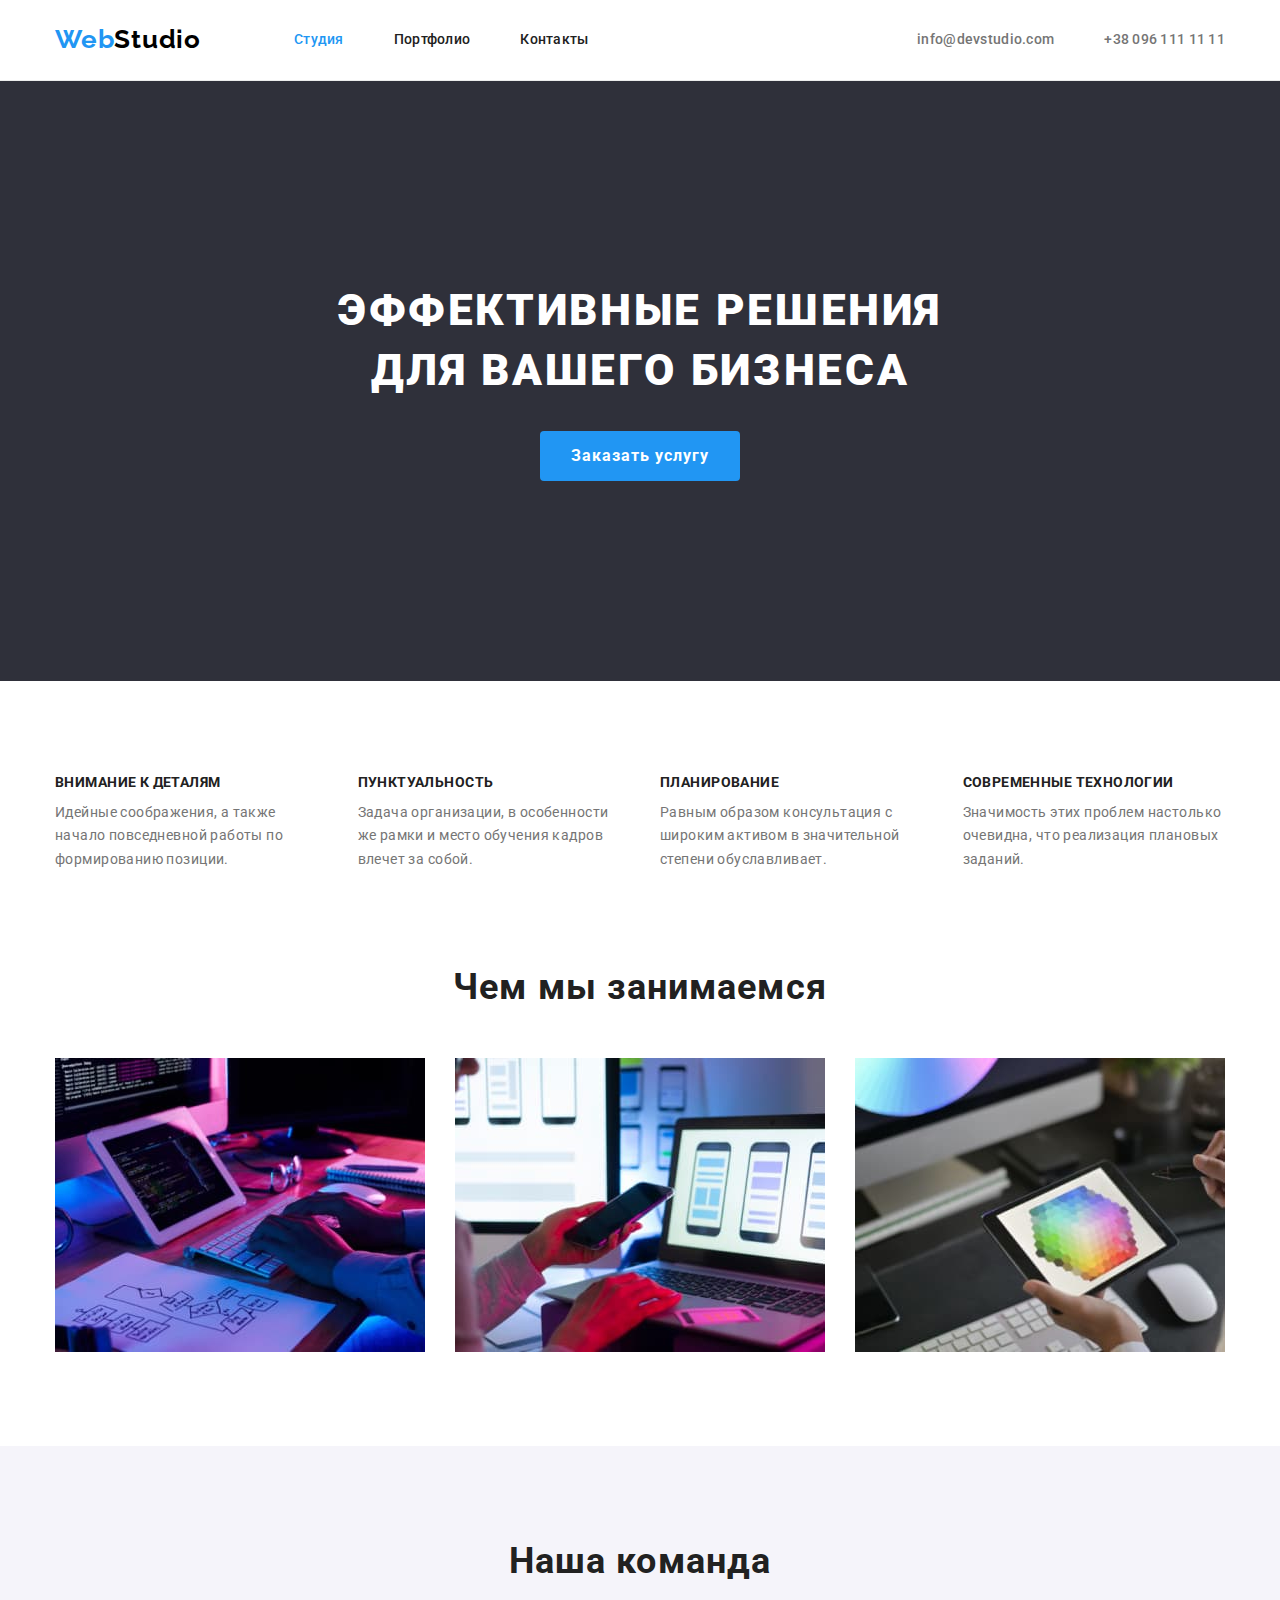
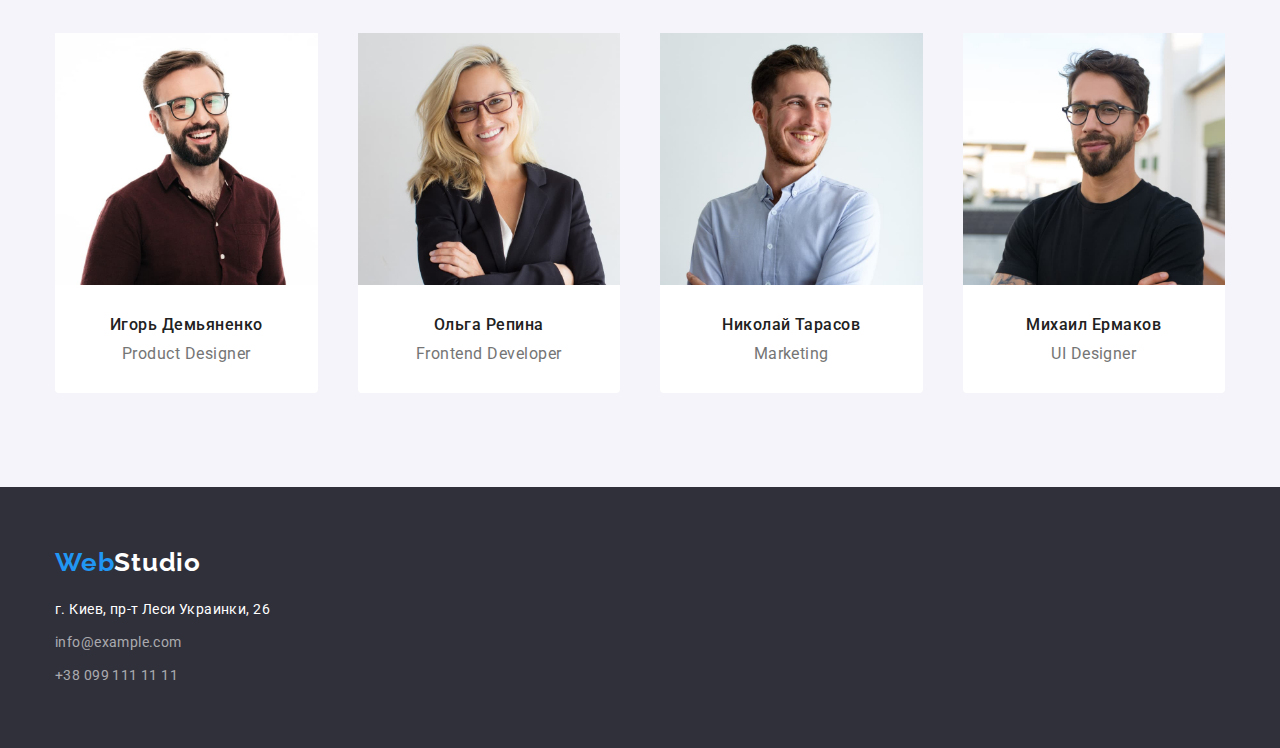
<file: index.html>
<!DOCTYPE html>
<html lang="en">
<head>
    <meta charset="UTF-8">
    <meta http-equiv="X-UA-Compatible" content="IE=edge">
    <meta name="viewport" content="width=device-width, initial-scale=1.0">
    <title>Студия</title>
    <link rel="preconnect" href="https://fonts.googleapis.com">
    <link rel="preconnect" href="https://fonts.gstatic.com" crossorigin>
    <link href="https://fonts.googleapis.com/css2?family=Raleway:wght@700&family=Roboto:wght@400;500;700;900&display=swap" rel="stylesheet">
    <link rel="stylesheet" href="https://cdnjs.cloudflare.com/ajax/libs/modern-normalize/1.1.0/modern-normalize.min.css">
    <link rel="stylesheet" href="./css/styles.css">
</head>
<body>
    <header class="header">
        <div class="container">
            <a class="header-logo" href="./index.html"><span class="accent">Web</span>Studio</a>

            <nav>
                <ul class="nav-list">
                    <li class="nav-item"><a class="nav-link current" href="./index.html">Студия</a></li>
                    <li class="nav-item"><a class="nav-link" href="./portfolio.html">Портфолио</a></li>
                    <li class="nav-item"><a class="nav-link" href="">Контакты</a></li>
                </ul>
            </nav>

            <ul class="contacts-list">
                <li class="contacts-item"><a class="contacts-link" href="mailto:info@devstudio.com">info@devstudio.com</a></li>
                <li class="contacts-item"><a class="contacts-link" href="tel:+380961111111">+38 096 111 11 11</a></li>
            </ul>
        </div>
    </header>

    <main>
        <section class="hero">
            <div class="container">
                <h1 class="hero-title">Эффективные решения <br> для вашего бизнеса</h1>
                <button class="hero-button" type="button">Заказать услугу</button>
            </div>
        </section>

        <section class="qualities section">
            <div class="container">
                <h2 hidden>Наши качества</h2>
            
                <ul class="qualities-list">
                    <li class="qualities-item">
                        <h3 class="qualities-title">Внимание к деталям</h3>
                        <p class="qualities-text">Идейные соображения, а также начало повседневной работы по формированию позиции.</p>
                    </li>
                    <li class="qualities-item">
                        <h3 class="qualities-title">Пунктуальность</h3>
                        <p class="qualities-text">Задача организации, в особенности же рамки и место обучения кадров влечет за собой.</p>
                    </li>
                    <li class="qualities-item">
                        <h3 class="qualities-title">Планирование</h3>
                        <p class="qualities-text">Равным образом консультация с широким активом в значительной степени обуславливает.</p>
                    </li>
                    <li class="qualities-item">
                        <h3 class="qualities-title">Современные технологии</h3>
                        <p class="qualities-text">Значимость этих проблем настолько очевидна, что реализация плановых заданий.</p>
                    </li>
                </ul>
            </div>
        </section>

        <section class="work section">
            <div class="container">
                <h2 class="work-title">Чем мы занимаемся</h2>

                <ul class="work-list">
                    <li><img class="work-img" src="./images/box1.jpg" alt="Направление 1" width="370"></li>
                    <li><img class="work-img" src="./images/box2.jpg" alt="Направление 2" width="370"></li>
                    <li><img class="work-img" src="./images/box3.jpg" alt="Направление 3" width="370"></li>
                </ul>
            </div>
        </section>

        <section class="team section">
            <div class="container">
                <h2 class="team-title">Наша команда</h2>

                <ul class="team-list">
                    <li class="team-item">
                        <img class="team-img" src="./images/teamcard1.jpg" alt="Участник команды 1" width="270">
                        <div class="team-text">
                            <h3 class="team-member">Игорь Демьяненко</h3>
                            <p class="team-position">Product Designer</p>
                        </div>
                    </li>
                    <li class="team-item">
                        <img class="team-img" src="./images/teamcard2.jpg" alt="Участник команды 2" width="270">
                        <div class="team-text">
                            <h3 class="team-member">Ольга Репина</h3>
                            <p class="team-position">Frontend Developer</p>
                        </div>
                    </li>
                    <li class="team-item">
                        <img class="team-img" src="./images/teamcard3.jpg" alt="Участник команды 3" width="270">
                        <div class="team-text">
                            <h3 class="team-member">Николай Тарасов</h3>
                            <p class="team-position">Marketing</p>
                        </div>
                    </li>
                    <li class="team-item">
                        <img class="team-img" src="./images/teamcard4.jpg" alt="Участник команды 4" width="270">
                        <div class="team-text">
                            <h3 class="team-member">Михаил Ермаков</h3>
                            <p class="team-position">UI Designer</p>
                        </div>
                    </li>
                </ul>
            </div>
        </section>
    </main>

    <footer class="footer">
        <div class="container">
            <a class="footer-logo" href="./index.html"><span class="accent">Web</span>Studio</a>

            <address>
                <ul class="address-list">
                    <li class="address-item"><a class="address-link" href="https://goo.gl/maps/vYfopJdmYmcnBauW8" target="_blank">г. Киев, пр-т Леси Украинки, 26</a></li>
                    <li class="address-item"><a class="address-link transparent" href="mailto:info@example.com">info@example.com</a></li>
                    <li class="address-item"><a class="address-link transparent" href="tel:+380991111111">+38 099 111 11 11</a></li>
                </ul>
            </address>
        </div>
    </footer>
</body>
</html>
</file>
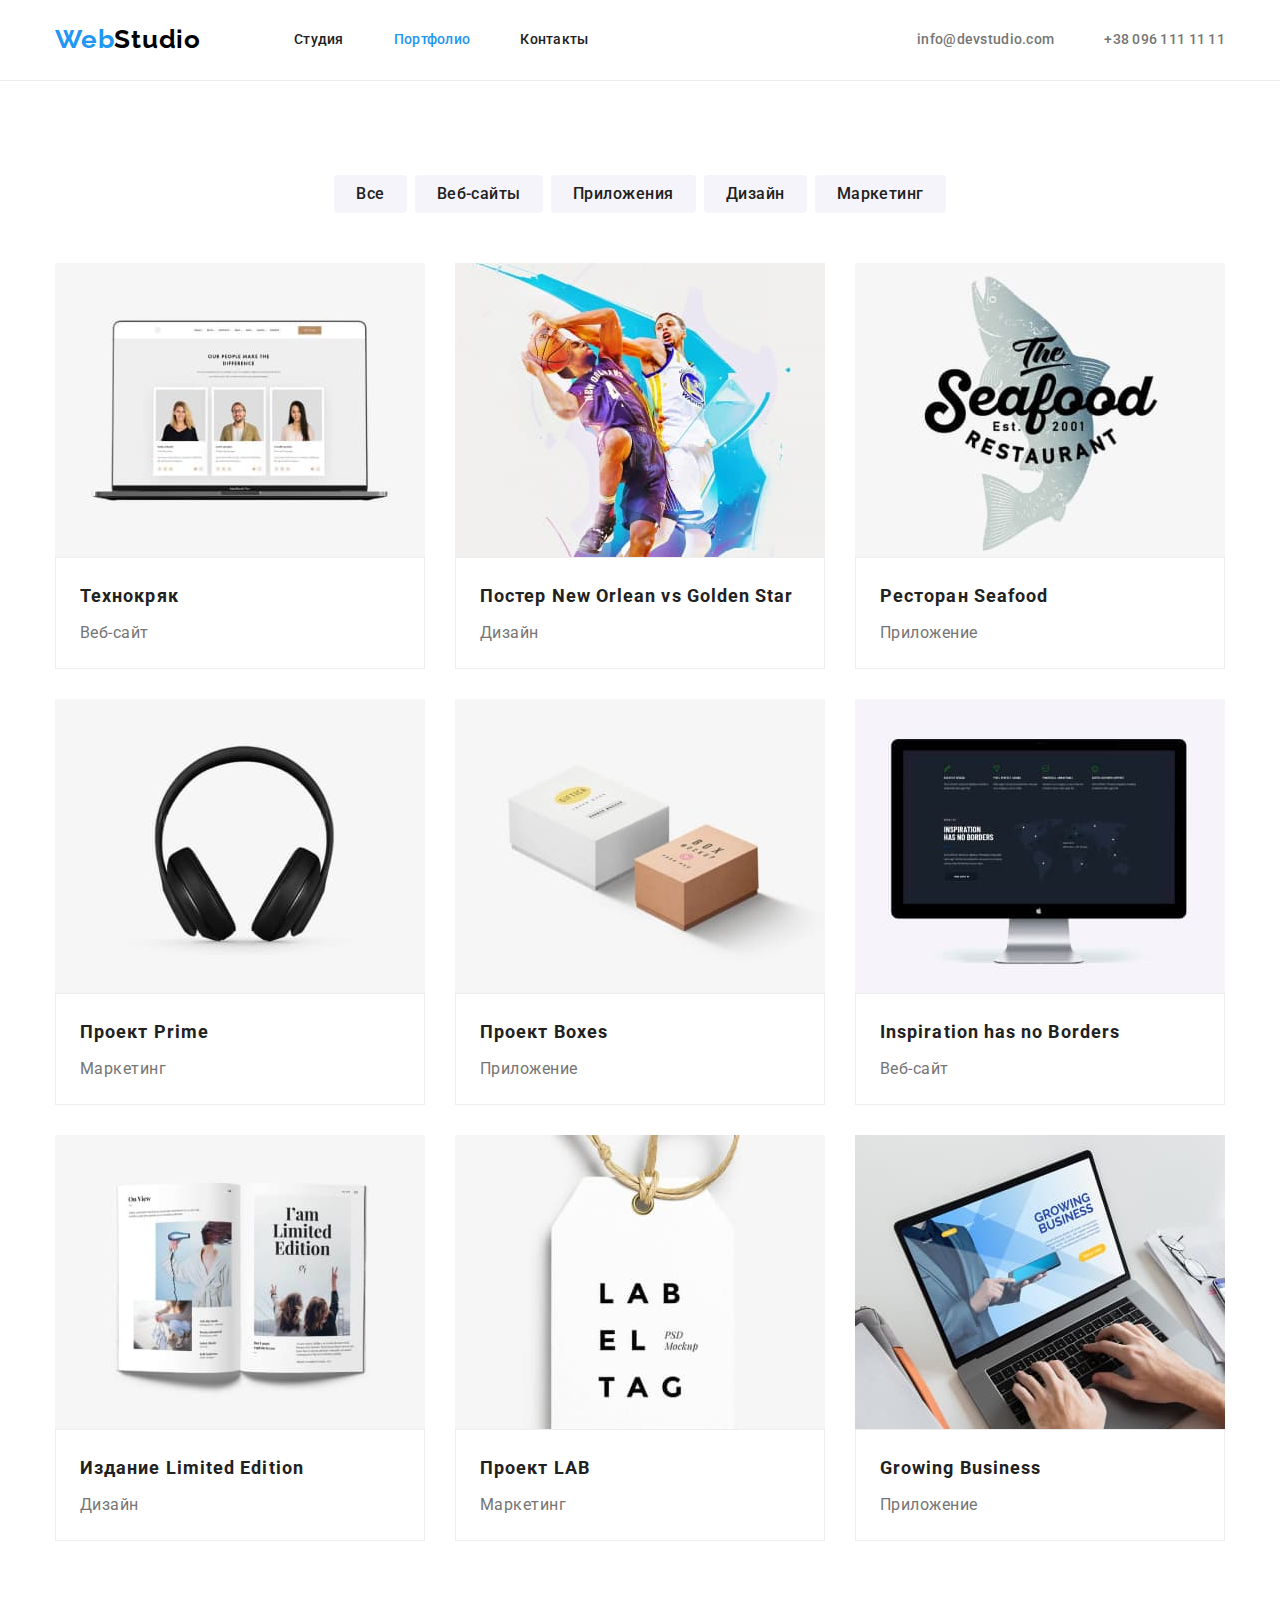
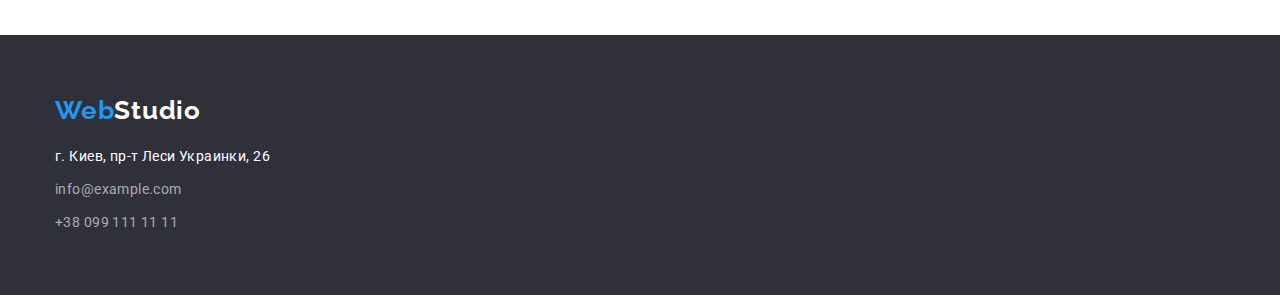
<file: portfolio.html>
<!DOCTYPE html>
<html lang="en">
<head>
    <meta charset="UTF-8">
    <meta http-equiv="X-UA-Compatible" content="IE=edge">
    <meta name="viewport" content="width=device-width, initial-scale=1.0">
    <title>Портфолио</title>
    <link rel="preconnect" href="https://fonts.googleapis.com">
    <link rel="preconnect" href="https://fonts.gstatic.com" crossorigin>
    <link href="https://fonts.googleapis.com/css2?family=Raleway:wght@700&family=Roboto:wght@400;500;700;900&display=swap" rel="stylesheet">
    <link rel="stylesheet" href="https://cdnjs.cloudflare.com/ajax/libs/modern-normalize/1.1.0/modern-normalize.min.css">
    <link rel="stylesheet" href="./css/styles.css">
</head>
<body>
    <header class="header">
        <div class="container">
            <a class="header-logo" href="./index.html"><span class="accent">Web</span>Studio</a>
    
            <nav>
                <ul class="nav-list">
                    <li class="nav-item"><a class="nav-link" href="./index.html">Студия</a></li>
                    <li class="nav-item"><a class="nav-link current" href="./portfolio.html">Портфолио</a></li>
                    <li class="nav-item"><a class="nav-link" href="">Контакты</a></li>
                </ul>
            </nav>
    
            <ul class="contacts-list">
                <li class="contacts-item"><a class="contacts-link" href="mailto:info@devstudio.com">info@devstudio.com</a></li>
                <li class="contacts-item"><a class="contacts-link" href="tel:+380961111111">+38 096 111 11 11</a></li>
            </ul>
        </div>
    </header>

    <main>
        <section class="portfolio section">
            <div class="container">
                <h1 hidden>Наши работы</h1>
                <ul class="filter-list">
                    <li class="filter-item"><button class="filter-button" type="button">Все</button></li>
                    <li class="filter-item"><button class="filter-button" type="button">Веб-сайты</button></li>
                    <li class="filter-item"><button class="filter-button" type="button">Приложения</button></li>
                    <li class="filter-item"><button class="filter-button" type="button">Дизайн</button></li>
                    <li class="filter-item"><button class="filter-button" type="button">Маркетинг</button></li>
                </ul>

                <ul class="portfolio-list">
                    <li class="portfolio-item">
                        <img class="portfolio-img" src="./images/project1.jpg" alt="Страница сайта на экране ноута" width="370">
                        <div class="portfolio-content">
                            <h2 class="portfolio-title">Технокряк</h2>
                            <p class="portfolio-text">Веб-сайт</p>
                        </div>
                    </li>
                    <li class="portfolio-item">
                        <img class="portfolio-img" src="./images/project2.jpg" alt="Баскетбольный постер>" width="370">
                        <div class="portfolio-content">
                            <h2 class="portfolio-title">Постер New Orlean vs Golden Star</h2>
                            <p class="portfolio-text">Дизайн</p>
                        </div>
                    </li>
                    <li class="portfolio-item">
                        <img class="portfolio-img" src="./images/project3.jpg" alt="Лого ресторана" width="370">
                        <div class="portfolio-content">
                            <h2 class="portfolio-title">Ресторан Seafood</h2>
                            <p class="portfolio-text">Приложение</p>
                        </div>
                    </li>
                    <li class="portfolio-item">
                        <img class="portfolio-img" src="./images/project4.jpg" alt="Наушники" width="370">
                        <div class="portfolio-content">
                            <h2 class="portfolio-title">Проект Prime</h2>
                            <p class="portfolio-text">Маркетинг</p>
                        </div>
                    </li>
                    <li class="portfolio-item">
                        <img class="portfolio-img" src="./images/project5.jpg" alt="Две коробки" width="370">
                        <div class="portfolio-content">
                            <h2 class="portfolio-title">Проект Boxes</h2>
                            <p class="portfolio-text">Приложение</p>
                        </div>
                    </li>
                    <li class="portfolio-item">
                        <img class="portfolio-img" src="./images/project6.jpg" alt="Страница сайта на экране монитора" width="370">
                        <div class="portfolio-content">
                            <h2 class="portfolio-title">Inspiration has no Borders</h2>
                            <p class="portfolio-text">Веб-сайт</p>
                        </div>
                    </li>
                    <li class="portfolio-item">
                        <img class="portfolio-img" src="./images/project7.jpg" alt="Открытый глянцевый журнал" width="370">
                        <div class="portfolio-content">
                            <h2 class="portfolio-title">Издание Limited Edition</h2>
                            <p class="portfolio-text">Дизайн</p>
                        </div>
                    </li>
                    <li class="portfolio-item">
                        <img class="portfolio-img" src="./images/project8.jpg" alt="Ярлык с названием проекта" width="370">
                        <div class="portfolio-content">
                            <h2 class="portfolio-title">Проект LAB</h2>
                            <p class="portfolio-text">Маркетинг</p>
                        </div>
                    </li>
                    <li class="portfolio-item">
                        <img class="portfolio-img" src="./images/project9.jpg" alt="Руки на клавиатуре ноута" width="370">
                        <div class="portfolio-content">
                            <h2 class="portfolio-title">Growing Business</h2>
                            <p class="portfolio-text">Приложение</p>
                        </div>
                    </li>
                </ul>
            </div>
        </section>
    </main>

    <footer class="footer">
        <div class="container">
            <a class="footer-logo" href="./index.html"><span class="accent">Web</span>Studio</a>
    
            <address>
                <ul class="address-list">
                    <li class="address-item"><a class="address-link" href="https://goo.gl/maps/vYfopJdmYmcnBauW8" target="_blank">г. Киев, пр-т Леси Украинки, 26</a></li>
                    <li class="address-item"><a class="address-link transparent" href="mailto:info@example.com">info@example.com</a></li>
                    <li class="address-item"><a class="address-link transparent" href="tel:+380991111111">+38 099 111 11 11</a></li>
                </ul>
            </address>
        </div>
    </footer>
</body>
</html>
</file>
<file: css/styles.css>
/* Объявление переменных цветов страницы */
:root {
  --margin-gap: 30px;

  --color-black: #212121;
  --color-grey: #757575;
  --color-accent: #2196f3;
  --color-studio-header: #000;
  --color-white: #fff;
  --bg-color-team: #f5f4fa;
  --color-footer: #2f303a;
}

/* Подключение основного и альтернативного шрифтов, цвета текста */
body {
  font-family: Roboto, sans-serif;

  background-color: var(--color-white);
  color: var(--color-grey);
}

/* Переопределение значений по умолчанию */
h1,
h2,
h3,
h4,
h5,
h6,
p {
  margin: 0;
}

ul {
  list-style-type: none;
  margin: 0;
  padding: 0;
}

a {
  text-decoration: none;
}

img {
  display: block;
  max-width: 100%;
}

/* Центрирование и ограничение контента по ширине */
.container {
  max-width: 1200px;
  margin-left: auto;
  margin-right: auto;
  padding-left: 15px;
  padding-right: 15px;
}

/* -----Хедер----- */
.header {
  border-bottom: 1px solid #ececec;
}

.header .container {
  display: flex;
  align-items: center;
  padding-top: 24px;
  padding-bottom: 25px;
}

/* Стилизация лого */
.header-logo,
.footer-logo,
.accent {
  color: var(--color-studio-header);
  font-family: Raleway, sans-serif;
  font-weight: 700;
  font-size: 26px;
  line-height: 1.19;
  letter-spacing: 0.03em;
}

.accent {
  color: var(--color-accent);
}

.header-logo {
  margin-right: 93px;
}

/* Стилизация навигации и контактов */
.nav-list,
.contacts-list {
  display: flex;
}

/* Автоматический margin */
.contacts-list {
  margin-left: auto;
}

.nav-list .nav-link.current {
  color: var(--color-accent);
}

/* .nav-list .nav-item {
  margin-right: 50px;
} */

/* .nav-list .nav-item:last-child {
  margin-right: 0;
} */

/* .nav-list .nav-item + .nav-item {
  margin-left: 50px;
} */

.nav-list .nav-item:not(:last-child) {
  margin-right: 50px;
}

.contacts-list .contacts-item + .contacts-item {
  margin-left: 50px;
}

.nav-link,
.contacts-link {
  padding: 15px 0;

  color: var(--color-black);
  font-weight: 500;
  font-size: 14px;
  line-height: 1.14;
  letter-spacing: 0.02em;
}

.contacts-link {
  color: var(--color-grey);
}

/* Ховер и фокус на ссылки хедера и футера */
.nav-link:hover,
.nav-link:focus,
.contacts-link:hover,
.contacts-link:focus,
.address-link:hover,
.address-link:focus {
  color: var(--color-accent);
}

/* СТУДИЯ */
/* -----Герой----- */
.hero {
  padding-top: 200px;
  padding-bottom: 200px;

  background-color: var(--color-footer);
}

.hero .container {
  display: flex;
  flex-direction: column;
  align-items: center;
}

.hero-title {
  width: 696px;
  margin-bottom: 30px;

  color: var(--color-white);
  font-weight: 900;
  font-size: 44px;
  line-height: 1.36;
  text-align: center;
  letter-spacing: 0.06em;
  text-transform: uppercase;
}

.hero-button {
  width: 200px;
  height: 50px;
  border-radius: 4px;
  border: none;

  background-color: var(--color-accent);
  color: var(--color-white);
  font-family: inherit;
  font-weight: 700;
  font-size: 16px;
  line-height: 1.87;
  align-items: center;
  text-align: center;
  letter-spacing: 0.06em;
  cursor: pointer;
}

.hero-button:hover,
.hero-button:focus {
  background-color: #188ce8;
}

/* Значения для всех секций */
.section {
  padding-top: 94px;
  padding-bottom: 94px;
}

/* -----Наши качества----- */
/* Исключение */
.qualities.section {
  padding-bottom: 0;
}

.qualities-list {
  display: flex;
  flex-wrap: wrap;
  justify-content: space-between;
}

.qualities-item {
  flex-basis: calc(100% / 4 - var(--margin-gap));
}

.qualities-item:not(:last-child) {
  margin-right: var(--margin-gap);
}

.qualities-title {
  margin-bottom: 10px;

  color: var(--color-black);
  font-weight: 700;
  font-size: 14px;
  line-height: 1.14;
  letter-spacing: 0.03em;
  text-transform: uppercase;
}

.qualities-text {
  font-size: 14px;
  line-height: 1.71;
  letter-spacing: 0.03em;
}

/* -----Чем мы занимаемся----- */
.work .container {
  flex-direction: column;
  align-items: center;
}

.work-list {
  display: flex;
  flex-direction: row;
  justify-content: space-between;
  flex-wrap: wrap;
}

.work-title,
.team-title {
  margin-bottom: 50px;

  color: var(--color-black);
  font-family: Roboto;
  font-weight: 700;
  font-size: 36px;
  line-height: 1.17;
  text-align: center;
  letter-spacing: 0.03em;
}

.work-img {
  display: block;
}

/* -----Наша команда----- */
.team {
  background-color: var(--bg-color-team);
}

.team-list {
  display: flex;
  justify-content: space-between;
  flex-wrap: wrap;
}

.team-item {
  flex-basis: calc(100% / 4 - var(--margin-gap));
  border-radius: 0px 0px 4px 4px;

  background-color: var(--color-white);
}

.team-item:not(:last-child) {
  margin-right: var(--margin-gap);
}

.team-text {
  padding: var(--margin-gap) 0;
}

.team-member,
.team-position {
  font-size: 16px;
  line-height: 1.19;
  letter-spacing: 0.03em;
  text-align: center;
}

.team-member {
  margin-bottom: 10px;

  color: var(--color-black);
  font-weight: 500;
}

/* -----ФУТЕР----- */
.footer {
  padding-top: 60px;
  padding-bottom: 60px;

  background-color: var(--color-footer);
}

.footer-logo {
  display: block;
  margin-bottom: 20px;

  color: var(--color-white);
}

.address-item:not(:last-child) {
  margin-bottom: 9px;
}

.address-link {
  color: var(--color-white);
  font-style: normal;
  font-weight: 400;
  font-size: 14px;
  line-height: 1.71;
  letter-spacing: 0.03em;
}

/* Прозрачность элементов футера */
.transparent {
  color: rgba(255, 255, 255, 0.6);
}

/* ПОРТФОЛИО */
/* -----Список фильтров----- */
.filter-list {
  display: flex;
  justify-content: center;
  margin-bottom: 50px;
}

.filter-item:not(:last-child) {
  margin-right: 8px;
}

.filter-button {
  padding: 6px 22px;
  border-radius: 4px;
  border: none;

  background-color: var(--bg-color-team);
  color: var(--color-black);
  font-family: inherit;
  font-weight: 500;
  font-size: 16px;
  line-height: 1.62;
  text-align: center;
  letter-spacing: 0.03em;
}

.filter-button:hover,
.filter-button:focus {
  background-color: var(--color-accent);
  color: var(--color-white);
}

/* -----Контент фильтра----- */
.portfolio-list {
  display: flex;
  flex-wrap: wrap;
  margin-right: calc(-1 * var(--margin-gap));
  margin-bottom: calc(-1 * var(--margin-gap));
}

.portfolio-item {
  margin-right: var(--margin-gap);
  margin-bottom: var(--margin-gap);
  flex-basis: calc(100% / 3 - var(--margin-gap));
}

.portfolio-content {
  padding: 20px 24px;
  border: 1px solid #eee;
}

.portfolio-title {
  margin-bottom: 4px;

  color: var(--color-black);
  font-weight: 700;
  font-size: 18px;
  line-height: 2;
  letter-spacing: 0.06em;
}

.portfolio-text {
  font-size: 16px;
  line-height: 1.87;
  letter-spacing: 0.03em;
}
</file>
